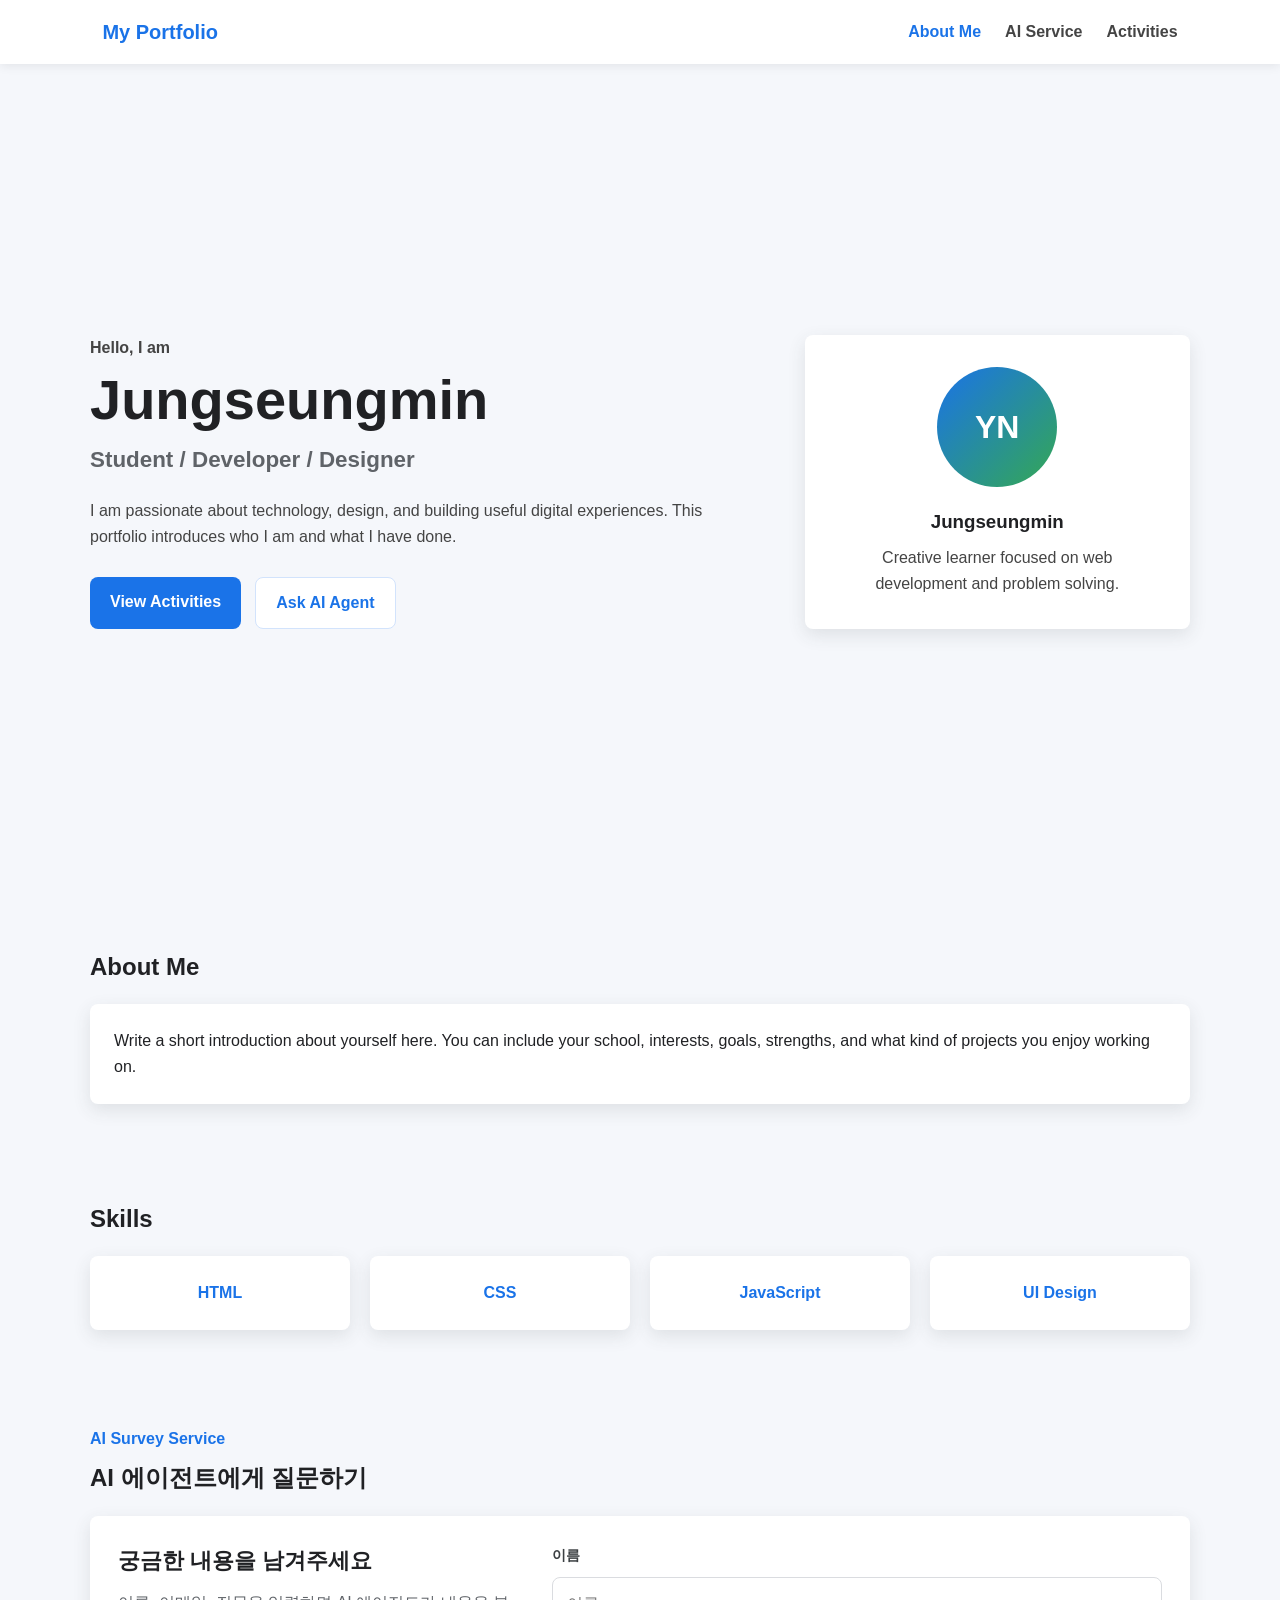
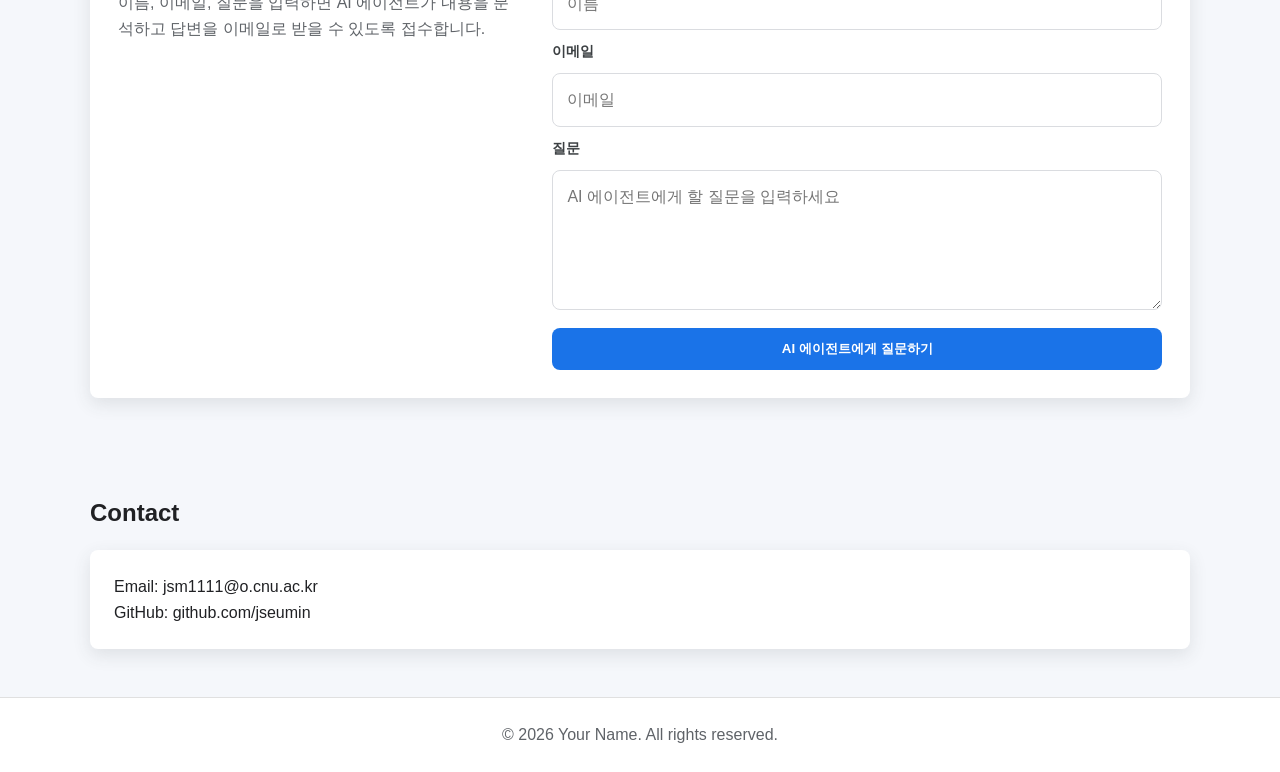
<file: index.html>
<!DOCTYPE html>
<html lang="en">
<head>
  <meta charset="UTF-8" />
  <meta name="viewport" content="width=device-width, initial-scale=1.0" />
  <title>My Portfolio</title>
  <link rel="stylesheet" href="style.css" />
</head>
<body>
  <header class="top-bar">
    <div class="logo">My Portfolio</div>

    <nav class="nav-links" id="navLinks">
      <a href="index.html" class="active">About Me</a>
      <a href="#ai-service">AI Service</a>
      <a href="activities.html">Activities</a>
    </nav>

    <button class="menu-btn" id="menuBtn" aria-label="Open menu">☰</button>
  </header>

  <main>
    <section class="hero">
      <div class="hero-text">
        <p class="eyebrow">Hello, I am</p>
        <h1>Jungseungmin</h1>
        <h2>Student / Developer / Designer</h2>
        <p>
          I am passionate about technology, design, and building useful digital
          experiences. This portfolio introduces who I am and what I have done.
        </p>

        <div class="hero-actions">
          <a href="activities.html" class="btn primary">View Activities</a>
          <a href="#ai-service" class="btn secondary">Ask AI Agent</a>
        </div>
      </div>

      <div class="profile-card">
        <div class="avatar">YN</div>
        <h3>Jungseungmin</h3>
        <p>Creative learner focused on web development and problem solving.</p>
      </div>
    </section>

    <section class="section">
      <h2>About Me</h2>
      <div class="card">
        <p>
          Write a short introduction about yourself here. You can include your
          school, interests, goals, strengths, and what kind of projects you
          enjoy working on.
        </p>
      </div>
    </section>

    <section class="section">
      <h2>Skills</h2>
      <div class="skills-grid">
        <div class="skill-card">HTML</div>
        <div class="skill-card">CSS</div>
        <div class="skill-card">JavaScript</div>
        <div class="skill-card">UI Design</div>
      </div>
    </section>

    <section class="section" id="ai-service">
      <p class="eyebrow">AI Survey Service</p>
      <h2>AI 에이전트에게 질문하기</h2>
      <div class="ai-service-card">
        <div class="ai-service-copy">
          <h3>궁금한 내용을 남겨주세요</h3>
          <p>
            이름, 이메일, 질문을 입력하면 AI 에이전트가 내용을 분석하고
            답변을 이메일로 받을 수 있도록 접수합니다.
          </p>
        </div>

        <form id="contactForm" class="contact-form">
          <label for="visitorName">이름</label>
          <input type="text" id="visitorName" placeholder="이름" required />

          <label for="visitorEmail">이메일</label>
          <input type="email" id="visitorEmail" placeholder="이메일" required />

          <label for="visitorMessage">질문</label>
          <textarea
            id="visitorMessage"
            placeholder="AI 에이전트에게 할 질문을 입력하세요"
            required
          ></textarea>

          <button type="submit" class="btn primary">AI 에이전트에게 질문하기</button>
        </form>

        <div id="responseMessage" class="response-message" role="status"></div>
      </div>
    </section>

    <section class="section" id="contact">
      <h2>Contact</h2>
      <div class="card">
        <p>Email: jsm1111@o.cnu.ac.kr</p>
        <p>GitHub: github.com/jseumin</jseumin>
      </div>
    </section>
  </main>

  <footer>
    <p>© 2026 Your Name. All rights reserved.</p>
  </footer>

  <script src="script.js"></script>
</body>
</html>
</file>
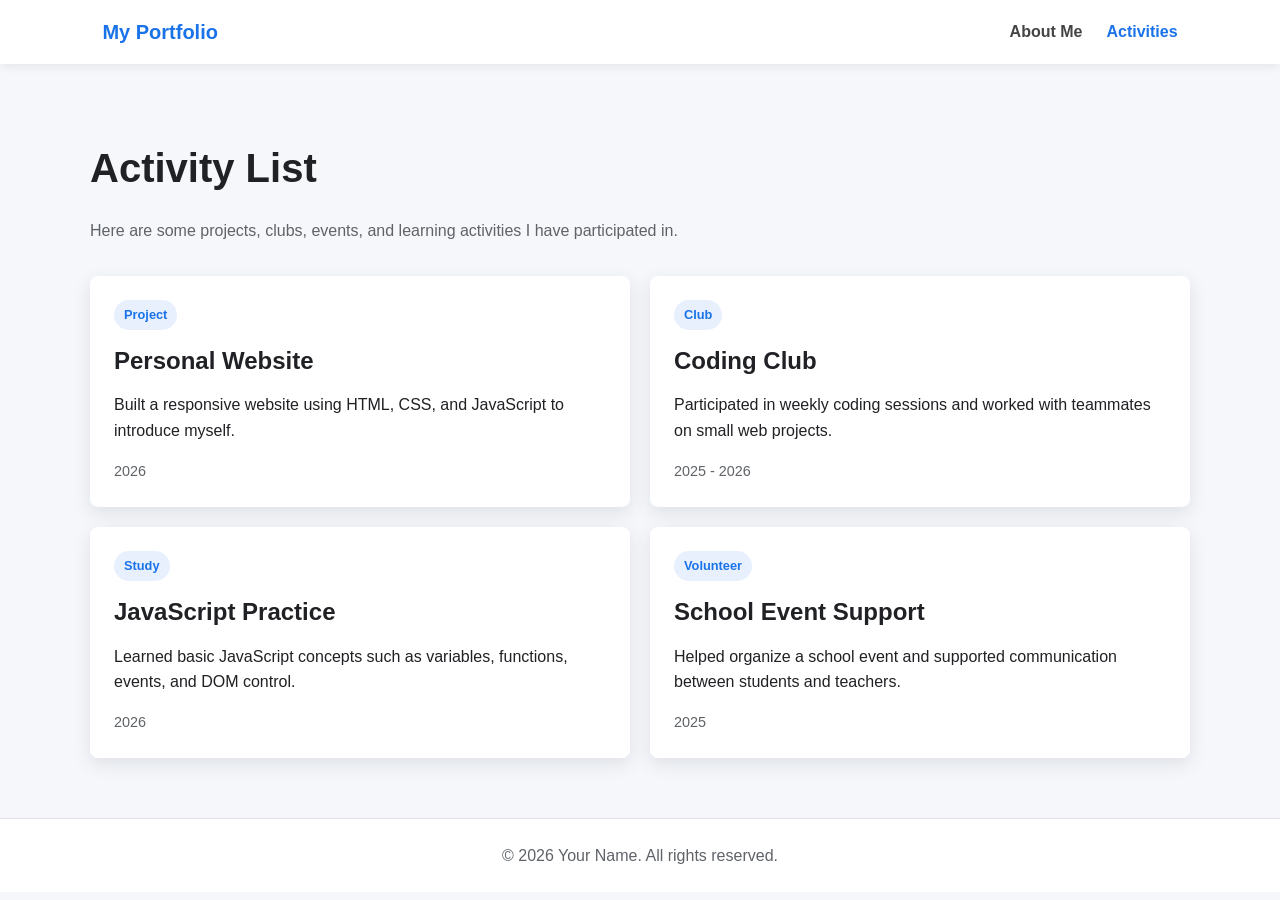
<file: activities.html>
<!DOCTYPE html>
<html lang="en">
<head>
  <meta charset="UTF-8" />
  <meta name="viewport" content="width=device-width, initial-scale=1.0" />
  <title>Activities | My Portfolio</title>
  <link rel="stylesheet" href="style.css" />
</head>
<body>
  <header class="top-bar">
    <div class="logo">My Portfolio</div>

    <nav class="nav-links" id="navLinks">
      <a href="index.html">About Me</a>
      <a href="activities.html" class="active">Activities</a>
    </nav>

    <button class="menu-btn" id="menuBtn" aria-label="Open menu">☰</button>
  </header>

  <main>
    <section class="page-header">
      <h1>Activity List</h1>
      <p>Here are some projects, clubs, events, and learning activities I have participated in.</p>
    </section>

    <section class="activity-grid">
      <article class="activity-card">
        <span class="tag">Project</span>
        <h2>Personal Website</h2>
        <p>
          Built a responsive website using HTML, CSS, and JavaScript to introduce myself.
        </p>
        <p class="date">2026</p>
      </article>

      <article class="activity-card">
        <span class="tag">Club</span>
        <h2>Coding Club</h2>
        <p>
          Participated in weekly coding sessions and worked with teammates on small web projects.
        </p>
        <p class="date">2025 - 2026</p>
      </article>

      <article class="activity-card">
        <span class="tag">Study</span>
        <h2>JavaScript Practice</h2>
        <p>
          Learned basic JavaScript concepts such as variables, functions, events, and DOM control.
        </p>
        <p class="date">2026</p>
      </article>

      <article class="activity-card">
        <span class="tag">Volunteer</span>
        <h2>School Event Support</h2>
        <p>
          Helped organize a school event and supported communication between students and teachers.
        </p>
        <p class="date">2025</p>
      </article>
    </section>
  </main>

  <footer>
    <p>© 2026 Your Name. All rights reserved.</p>
  </footer>

  <script src="script.js"></script>
</body>
</html>
</file>
<file: style.css>
* {
  box-sizing: border-box;
  margin: 0;
  padding: 0;
}

body {
  font-family: Arial, sans-serif;
  background: #f5f7fb;
  color: #202124;
  line-height: 1.6;
}

.top-bar {
  position: sticky;
  top: 0;
  z-index: 10;
  height: 64px;
  padding: 0 8%;
  background: #ffffff;
  box-shadow: 0 2px 10px rgba(0, 0, 0, 0.08);
  display: flex;
  align-items: center;
  justify-content: space-between;
}

.logo {
  font-size: 1.25rem;
  font-weight: 700;
  color: #1a73e8;
}

.nav-links {
  display: flex;
  gap: 24px;
}

.nav-links a {
  text-decoration: none;
  color: #444;
  font-weight: 600;
  padding: 8px 0;
}

.nav-links a.active,
.nav-links a:hover {
  color: #1a73e8;
}

.menu-btn {
  display: none;
  border: none;
  background: transparent;
  font-size: 1.7rem;
  cursor: pointer;
}

main {
  width: min(1100px, 90%);
  margin: 0 auto;
}

.hero {
  min-height: calc(100vh - 64px);
  display: grid;
  grid-template-columns: 1.4fr 0.8fr;
  align-items: center;
  gap: 40px;
}

.eyebrow {
  color: #1a73e8;
  font-weight: 700;
  margin-bottom: 8px;
}

.hero h1 {
  font-size: 3.5rem;
  line-height: 1.1;
  margin-bottom: 12px;
}

.hero h2 {
  font-size: 1.4rem;
  color: #5f6368;
  margin-bottom: 20px;
}

.hero p {
  max-width: 620px;
  color: #444;
}

.hero-actions {
  display: flex;
  gap: 14px;
  margin-top: 28px;
  flex-wrap: wrap;
}

.btn {
  display: inline-block;
  text-decoration: none;
  padding: 12px 20px;
  border-radius: 8px;
  font-weight: 700;
  transition: 0.2s;
}

.btn.primary {
  background: #1a73e8;
  color: #ffffff;
}

.btn.secondary {
  background: #ffffff;
  color: #1a73e8;
  border: 1px solid #d2e3fc;
}

.btn:hover {
  transform: translateY(-2px);
  box-shadow: 0 8px 18px rgba(26, 115, 232, 0.18);
}

.profile-card,
.card,
.activity-card,
.skill-card,
.ai-service-card {
  background: #ffffff;
  border-radius: 8px;
  box-shadow: 0 6px 18px rgba(60, 64, 67, 0.12);
}

.profile-card {
  padding: 32px;
  text-align: center;
}

.avatar {
  width: 120px;
  height: 120px;
  margin: 0 auto 20px;
  border-radius: 50%;
  background: linear-gradient(135deg, #1a73e8, #34a853);
  color: #ffffff;
  display: grid;
  place-items: center;
  font-size: 2rem;
  font-weight: 700;
}

.profile-card h3 {
  margin-bottom: 8px;
}

.section {
  padding: 48px 0;
}

.section h2,
.page-header h1 {
  margin-bottom: 18px;
}

.card {
  padding: 24px;
}

.skills-grid,
.activity-grid {
  display: grid;
  gap: 20px;
}

.skills-grid {
  grid-template-columns: repeat(4, 1fr);
}

.skill-card {
  padding: 24px;
  text-align: center;
  font-weight: 700;
  color: #1a73e8;
}

.ai-service-card {
  padding: 28px;
  display: grid;
  grid-template-columns: 0.8fr 1.2fr;
  gap: 28px;
  align-items: start;
}

.ai-service-copy h3 {
  margin-bottom: 12px;
  font-size: 1.35rem;
}

.ai-service-copy p {
  color: #5f6368;
}

.contact-form {
  display: grid;
  gap: 10px;
}

.contact-form label {
  font-size: 0.9rem;
  font-weight: 700;
  color: #3c4043;
}

.contact-form input,
.contact-form textarea {
  width: 100%;
  border: 1px solid #dadce0;
  border-radius: 8px;
  padding: 13px 14px;
  font: inherit;
  color: #202124;
  background: #ffffff;
  outline: none;
  transition: border-color 0.2s, box-shadow 0.2s;
}

.contact-form textarea {
  min-height: 140px;
  resize: vertical;
}

.contact-form input:focus,
.contact-form textarea:focus {
  border-color: #1a73e8;
  box-shadow: 0 0 0 3px rgba(26, 115, 232, 0.14);
}

.contact-form button {
  border: none;
  cursor: pointer;
  margin-top: 8px;
}

.response-message {
  display: none;
  grid-column: 1 / -1;
  padding: 14px 16px;
  border-radius: 8px;
  font-weight: 700;
  background: #f8fafd;
}

.response-message.info {
  display: block;
  color: #1a73e8;
  background: #e8f0fe;
}

.response-message.success {
  display: block;
  color: #137333;
  background: #e6f4ea;
}

.response-message.error {
  display: block;
  color: #b3261e;
  background: #fce8e6;
}

.page-header {
  padding: 72px 0 32px;
}

.page-header h1 {
  font-size: 2.5rem;
}

.page-header p {
  color: #5f6368;
  max-width: 680px;
}

.activity-grid {
  grid-template-columns: repeat(2, 1fr);
  padding-bottom: 60px;
}

.activity-card {
  padding: 24px;
  transition: 0.2s;
}

.activity-card:hover {
  transform: translateY(-4px);
  box-shadow: 0 12px 24px rgba(60, 64, 67, 0.16);
}

.activity-card h2 {
  margin: 12px 0;
}

.tag {
  display: inline-block;
  background: #e8f0fe;
  color: #1a73e8;
  padding: 5px 10px;
  border-radius: 999px;
  font-size: 0.8rem;
  font-weight: 700;
}

.date {
  margin-top: 16px;
  color: #5f6368;
  font-size: 0.9rem;
}

footer {
  text-align: center;
  padding: 24px;
  background: #ffffff;
  color: #5f6368;
  border-top: 1px solid #e0e0e0;
}

@media (max-width: 768px) {
  .top-bar {
    padding: 0 5%;
  }

  .menu-btn {
    display: block;
  }

  .nav-links {
    position: absolute;
    top: 64px;
    right: 5%;
    width: 200px;
    background: #ffffff;
    flex-direction: column;
    gap: 0;
    padding: 12px;
    border-radius: 8px;
    box-shadow: 0 8px 24px rgba(60, 64, 67, 0.18);
    display: none;
  }

  .nav-links.show {
    display: flex;
  }

  .nav-links a {
    padding: 12px;
  }

  .hero {
    grid-template-columns: 1fr;
    padding: 56px 0;
    min-height: auto;
  }

  .hero h1 {
    font-size: 2.4rem;
  }

  .skills-grid,
  .activity-grid {
    grid-template-columns: 1fr;
  }

  .ai-service-card {
    grid-template-columns: 1fr;
    padding: 22px;
  }
}
</file>
